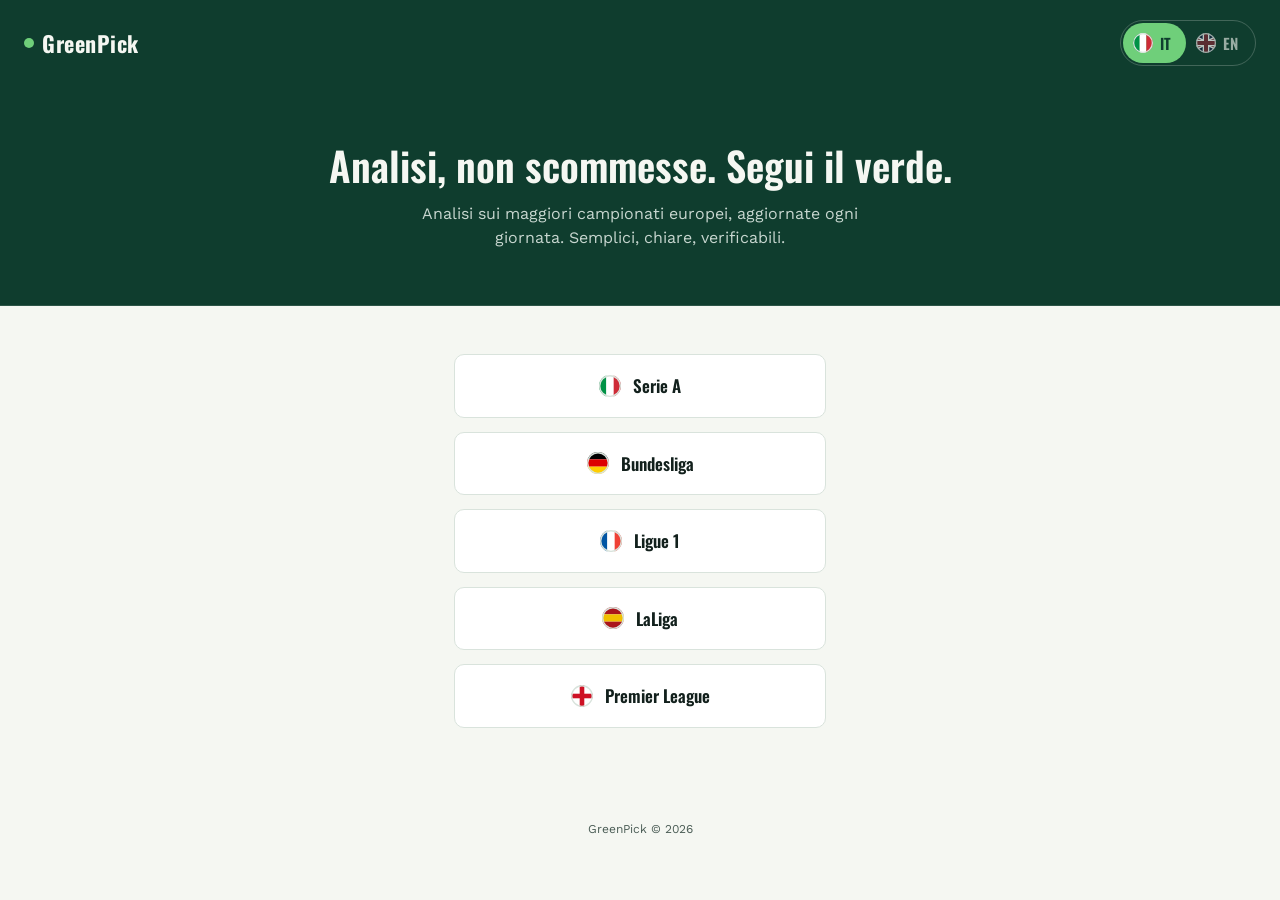
<file: index.html>
<!DOCTYPE html>
<html lang="it">
<head>
<meta charset="UTF-8">
<meta name="viewport" content="width=device-width, initial-scale=1.0">
<title>GreenPick — Analisi calcio</title>
<link rel="preconnect" href="https://fonts.googleapis.com">
<link href="https://fonts.googleapis.com/css2?family=Oswald:wght@500;600;700&family=Work+Sans:wght@400;500;600&family=IBM+Plex+Mono:wght@500;600&display=swap" rel="stylesheet">
<link rel="stylesheet" href="css/style.css">
</head>
<body>

  <div class="header">
    <div class="logo"><span class="dot"></span>GreenPick</div>
    <div class="lang-toggle" id="lang-toggle"></div>
  </div>

  <div class="hero">
    <h1 data-i18n="heroTitle">Analisi, non scommesse. Segui il verde.</h1>
    <p data-i18n="heroSubtitle">Analisi sui maggiori campionati europei, aggiornate ogni giornata. Semplici, chiare, verificabili.</p>
  </div>

  <div class="leagues" id="leagues-list"></div>

  <div class="footer" data-i18n="footer">GreenPick © 2026</div>

  <script src="js/i18n.js"></script>
  <script src="js/leagues.js"></script>
  <script src="js/home.js"></script>
</body>
</html>
</file>
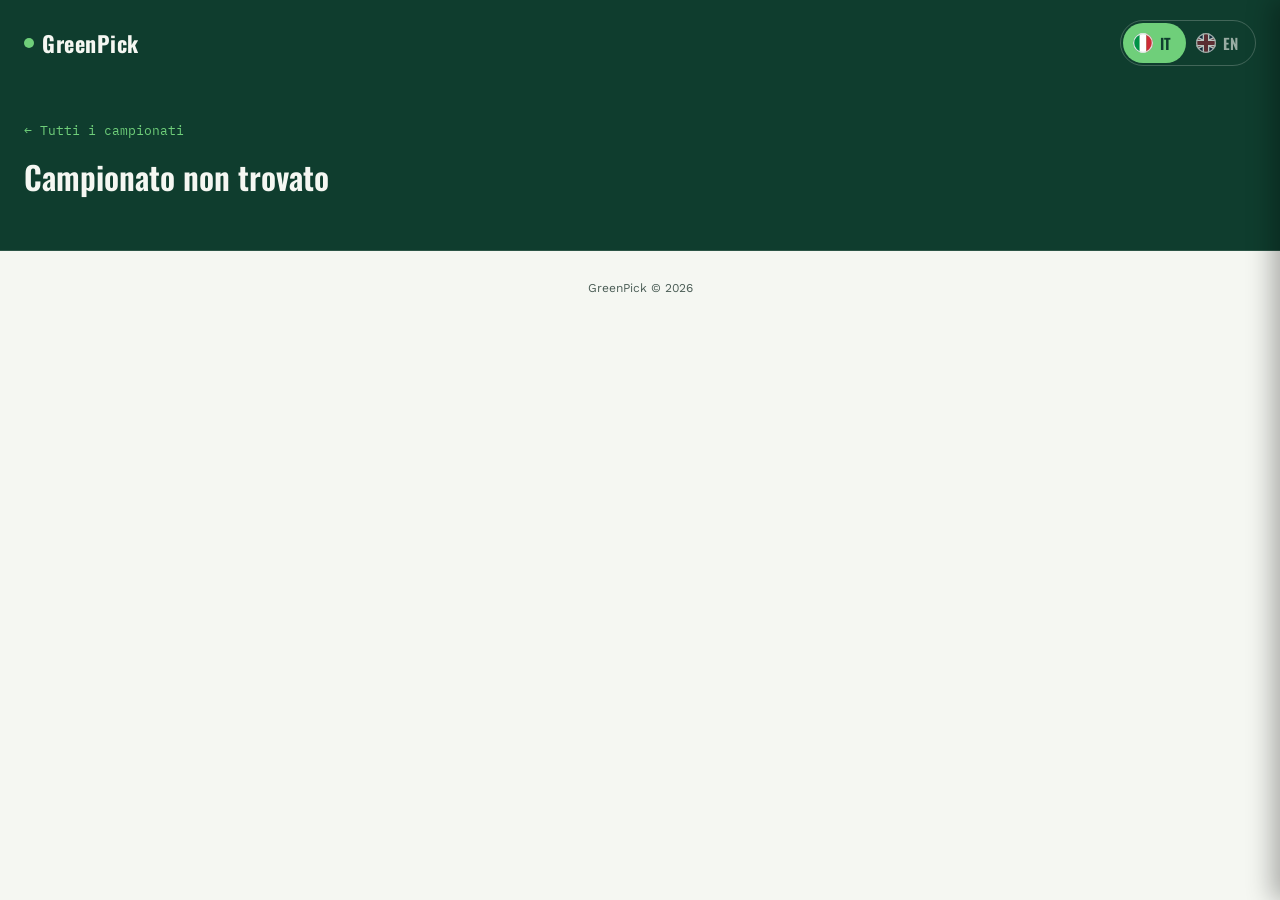
<file: campionato.html>
<!DOCTYPE html>
<html lang="it">
<head>
<meta charset="UTF-8">
<meta name="viewport" content="width=device-width, initial-scale=1.0">
<title>Campionato · GreenPick</title>
<link rel="preconnect" href="https://fonts.googleapis.com">
<link href="https://fonts.googleapis.com/css2?family=Oswald:wght@500;600;700&family=Work+Sans:wght@400;500;600&family=IBM+Plex+Mono:wght@500;600&display=swap" rel="stylesheet">
<link rel="stylesheet" href="css/style.css">
</head>
<body>

  <div class="header">
    <div class="logo"><span class="dot"></span>GreenPick</div>
    <div class="lang-toggle" id="lang-toggle"></div>
  </div>

  <div class="hero hero-small">
    <a class="back-link" href="index.html" data-i18n="backToLeagues">← Tutti i campionati</a>
    <h1 id="league-title">Caricamento…</h1>
    <p id="league-sub"></p>
  </div>

  <div class="section" id="matches-section">
    <div class="section-head">
      <h2 id="matches-title">Tutte le partite</h2>
      <a href="#classifica-section" class="scroll-link" data-i18n="standingsLink">Classifica →</a>
    </div>
    <div id="match-list"></div>
  </div>

  <div class="section" id="classifica-section">
    <div class="section-head">
      <h2 data-i18n="standingsHeading">Classifica</h2>
      <span id="classifica-tag">Serie A</span>
    </div>
    <div class="classifica-wrap">
      <table class="classifica-table">
        <thead>
          <tr>
            <th>#</th>
            <th class="team" data-i18n="colTeam">Squadra</th>
            <th data-i18n="colPG">PG</th>
            <th data-i18n="colV">V</th>
            <th data-i18n="colN">N</th>
            <th data-i18n="colP">P</th>
            <th data-i18n="colGF">GF</th>
            <th data-i18n="colGS">GS</th>
            <th data-i18n="colDR">DR</th>
            <th data-i18n="colPt">Pt</th>
          </tr>
        </thead>
        <tbody id="classifica-body"></tbody>
      </table>
    </div>
  </div>

  <div class="section" id="coming-soon-section" style="display:none;">
    <div class="coming-soon">
      <div class="coming-soon-eyebrow" data-i18n="comingSoonEyebrow">GreenPick PRO</div>
      <h2 id="coming-soon-title" data-i18n="comingSoonTitle">Presto disponibile</h2>
      <p id="coming-soon-text"></p>
    </div>
  </div>

  <div class="footer" data-i18n="footer">GreenPick © 2026</div>

  <script src="js/i18n.js"></script>
  <script src="js/leagues.js"></script>
  <script src="js/data.js"></script>
  <script src="js/campionato.js"></script>
  <script src="js/schedina.js"></script>
</body>
</html>
</file>
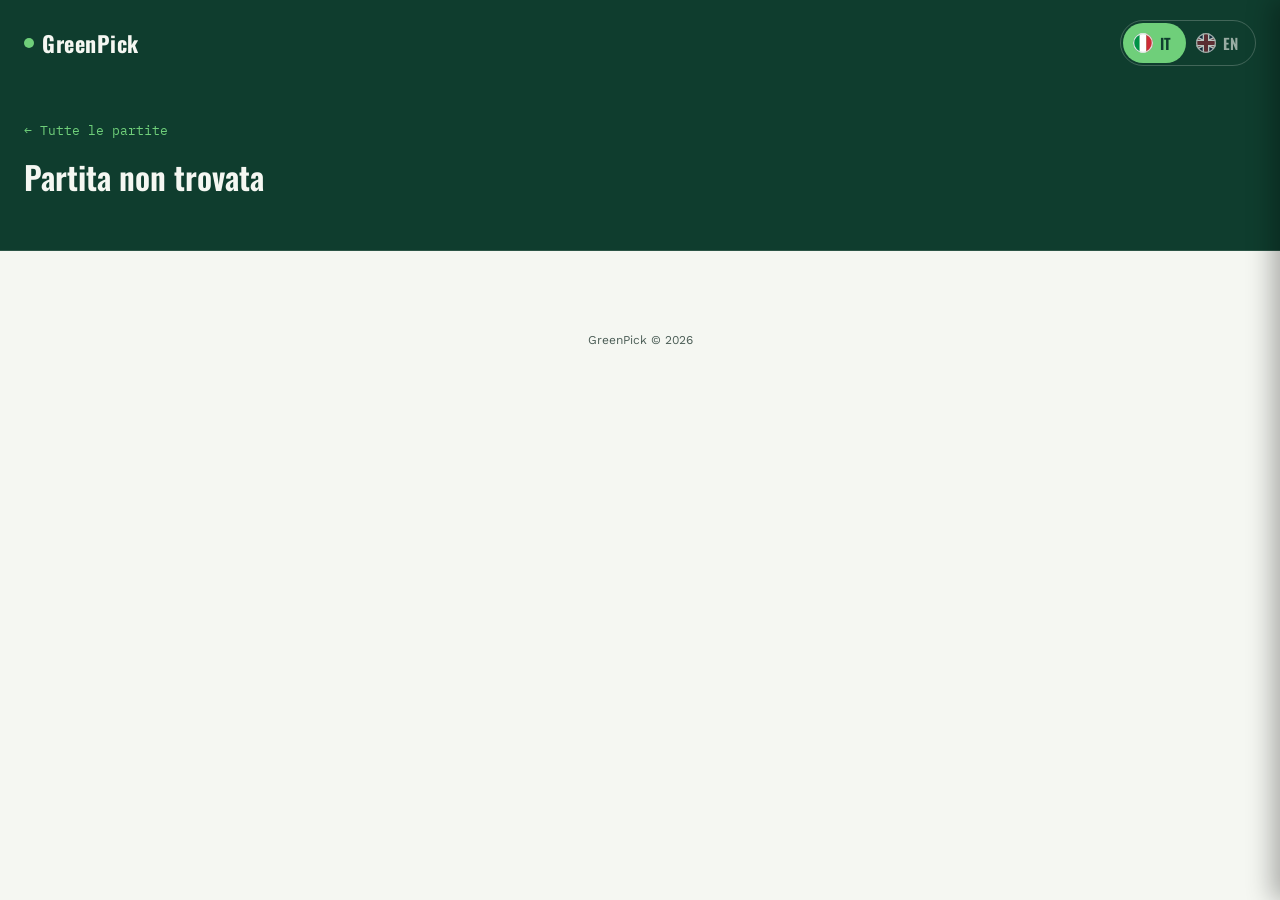
<file: partita.html>
<!DOCTYPE html>
<html lang="it">
<head>
<meta charset="UTF-8">
<meta name="viewport" content="width=device-width, initial-scale=1.0">
<title>Partita · GreenPick</title>
<link rel="preconnect" href="https://fonts.googleapis.com">
<link href="https://fonts.googleapis.com/css2?family=Oswald:wght@500;600;700&family=Work+Sans:wght@400;500;600&family=IBM+Plex+Mono:wght@500;600&display=swap" rel="stylesheet">
<link rel="stylesheet" href="css/style.css">
</head>
<body>

  <div class="header">
    <div class="logo"><span class="dot"></span>GreenPick</div>
    <div class="lang-toggle" id="lang-toggle"></div>
  </div>

  <div class="hero hero-small">
    <a class="back-link" href="index.html" data-i18n="backToMatches">← Tutte le partite</a>
    <h1 id="match-title">Caricamento…</h1>
    <p id="match-meta"></p>
  </div>

  <div class="section" id="pick-section" style="padding-top:32px;">
    <!-- popolato da js/match.js -->
  </div>

  <div class="section" id="stats-section" style="padding-top:0;">
    <div class="section-head">
      <h2 data-i18n="statsHeading">Statistiche a confronto</h2>
      <span data-i18n="statsTag">Giornata in corso</span>
    </div>

    <div class="stats-grid">
      <div class="team-card" id="home-team-card">
        <h3 class="team-name">—</h3>
        <div class="stat-row"><span class="stat-label" data-i18n="statPosition">Posizione in classifica</span><span class="stat-value" data-stat="posizione">–</span></div>
        <div class="stat-row"><span class="stat-label" data-i18n="statPlayed">Partite giocate</span><span class="stat-value" data-stat="giocate">–</span></div>
        <div class="stat-row"><span class="stat-label" data-i18n="statWins">Vittorie</span><span class="stat-value" data-stat="vittorie">–</span></div>
        <div class="stat-row"><span class="stat-label" data-i18n="statDraws">Pareggi</span><span class="stat-value" data-stat="pareggi">–</span></div>
        <div class="stat-row"><span class="stat-label" data-i18n="statLosses">Sconfitte</span><span class="stat-value" data-stat="sconfitte">–</span></div>
        <div class="stat-row"><span class="stat-label" data-i18n="statGF">Gol fatti</span><span class="stat-value" data-stat="gol-fatti">–</span></div>
        <div class="stat-row"><span class="stat-label" data-i18n="statGA">Gol subiti</span><span class="stat-value" data-stat="gol-subiti">–</span></div>
      </div>

      <div class="team-card" id="away-team-card">
        <h3 class="team-name">—</h3>
        <div class="stat-row"><span class="stat-label" data-i18n="statPosition">Posizione in classifica</span><span class="stat-value" data-stat="posizione">–</span></div>
        <div class="stat-row"><span class="stat-label" data-i18n="statPlayed">Partite giocate</span><span class="stat-value" data-stat="giocate">–</span></div>
        <div class="stat-row"><span class="stat-label" data-i18n="statWins">Vittorie</span><span class="stat-value" data-stat="vittorie">–</span></div>
        <div class="stat-row"><span class="stat-label" data-i18n="statDraws">Pareggi</span><span class="stat-value" data-stat="pareggi">–</span></div>
        <div class="stat-row"><span class="stat-label" data-i18n="statLosses">Sconfitte</span><span class="stat-value" data-stat="sconfitte">–</span></div>
        <div class="stat-row"><span class="stat-label" data-i18n="statGF">Gol fatti</span><span class="stat-value" data-stat="gol-fatti">–</span></div>
        <div class="stat-row"><span class="stat-label" data-i18n="statGA">Gol subiti</span><span class="stat-value" data-stat="gol-subiti">–</span></div>
      </div>
    </div>
  </div>

  <div class="footer" data-i18n="footer">GreenPick © 2026</div>

  <script src="js/i18n.js"></script>
  <script src="js/data.js"></script>
  <script src="js/match.js"></script>
  <script src="js/schedina.js"></script>
</body>
</html>
</file>
<file: css/style.css>
:root{
  --pitch-dark:#0F3D2E;
  --pitch-darker:#0A2C21;
  --chalk:#F5F7F2;
  --ink:#12201C;
  --ink-soft:#4B5D56;
  --go:#6FCF7A;
  --go-deep:#2E7D46;
  --line:#D9E3DC;
}
*{box-sizing:border-box; margin:0; padding:0;}
html{ scroll-behavior:smooth; }
body{
  font-family:'Work Sans', sans-serif;
  background:var(--chalk);
  color:var(--ink);
  line-height:1.5;
}
a{ text-decoration:none; color:inherit; }

/* Header */
.header{
  background:var(--pitch-dark);
  color:var(--chalk);
  padding:20px 24px;
  display:flex;
  align-items:center;
  justify-content:space-between;
}
.logo{
  font-family:'Oswald', sans-serif;
  font-weight:700;
  font-size:22px;
  letter-spacing:0.5px;
  display:flex;
  align-items:center;
  gap:8px;
}
.logo .dot{
  width:10px; height:10px; border-radius:50%;
  background:var(--go);
  display:inline-block;
}
.nav{
  display:flex;
  gap:24px;
  font-size:14px;
  font-weight:500;
  color:#C7D6CF;
}
/* Selettore lingua a pillola */
.lang-toggle{
  display:inline-flex;
  align-items:center;
  flex-shrink:0;
  padding:2px;
  border:1px solid color-mix(in srgb, var(--chalk) 22%, transparent);
  border-radius:999px;
}
.lang-btn{
  display:inline-flex;
  align-items:center;
  gap:7px;
  min-height:40px;
  padding:0 14px 0 10px;
  background:transparent;
  border:none;
  border-radius:999px;
  font-family:'Oswald', sans-serif;
  font-size:15px;
  font-weight:600;
  letter-spacing:0.6px;
  text-transform:uppercase;
  line-height:1;
  color:var(--chalk);
  cursor:pointer;
  transition:background-color 150ms ease, color 150ms ease;
}
.lang-flag{
  display:block;
  flex-shrink:0;
  transition:filter 150ms ease, opacity 150ms ease;
}
.lang-code{
  transition:opacity 150ms ease;
}
.lang-btn:not(.active) .lang-code{ opacity:0.6; }
.lang-btn:not(.active) .lang-flag{ filter:saturate(0.45); opacity:0.7; }
.lang-btn:not(.active):hover .lang-code,
.lang-btn:not(.active):hover .lang-flag{ opacity:1; filter:none; }
.lang-btn.active{
  background:var(--go);
  color:var(--pitch-dark);
}
.lang-btn:focus-visible{
  outline:2px solid var(--go);
  outline-offset:2px;
}
.header{ gap:12px; }
.logo{ min-width:0; white-space:nowrap; }
@media (max-width: 399px){
  .lang-code{ display:none; }
  .lang-btn{ padding:0 10px; }
  .header{ padding-left:16px; padding-right:16px; }
}
/* Hero */
.hero{
  background:var(--pitch-dark);
  color:var(--chalk);
  padding:56px 24px;
  text-align:center;
  position:relative;
}
.hero::after{
  content:"";
  position:absolute;
  left:0; right:0; bottom:0;
  height:1px;
  background:rgba(255,255,255,0.12);
}
.eyebrow{
  font-family:'IBM Plex Mono', monospace;
  font-size:13px;
  letter-spacing:1.5px;
  color:var(--go);
  text-transform:uppercase;
  margin-bottom:14px;
}
.hero h1{
  font-family:'Oswald', sans-serif;
  font-weight:600;
  font-size:40px;
  line-height:1.15;
  max-width:640px;
  margin:0 auto 14px;
}
.hero p{
  color:#C7D6CF;
  font-size:16px;
  max-width:480px;
  margin:0 auto;
}

/* Hero variant used on match detail pages (shorter) */
.hero-small{
  padding:32px 24px 48px;
  text-align:left;
}
.hero-small .back-link{
  display:inline-flex;
  align-items:center;
  gap:6px;
  font-family:'IBM Plex Mono', monospace;
  font-size:13px;
  color:var(--go);
  margin-bottom:18px;
}
.hero-small .back-link:hover{ color:var(--chalk); }
.hero-small h1{
  margin:0 0 8px;
  max-width:none;
  font-size:32px;
}
.hero-small p{
  margin:0;
  max-width:none;
}

/* Leagues list (home page) */
.leagues{
  max-width:420px;
  margin:0 auto;
  padding:48px 24px 64px;
  display:flex;
  flex-direction:column;
  gap:14px;
}
.league-item{
  display:flex;
  align-items:center;
  justify-content:center;
  gap:12px;
  background:#FFFFFF;
  border:1px solid var(--line);
  border-radius:10px;
  padding:18px 20px;
  font-family:'Oswald', sans-serif;
  font-weight:600;
  font-size:17px;
  transition:border-color .15s ease, box-shadow .15s ease;
}
.league-item:hover{
  border-color:var(--go-deep);
  box-shadow:0 6px 16px rgba(15,61,46,0.08);
}
.league-flag{
  display:inline-flex;
  width:22px;
  height:22px;
  flex-shrink:0;
}
.league-flag svg{
  width:100%;
  height:100%;
}

/* Scoreboard */
.scoreboard{
  max-width:760px;
  margin:24px auto 0;
  padding:0 24px;
}
.scoreboard-inner{
  background:var(--pitch-darker);
  border-radius:10px;
  display:flex;
  justify-content:flex-start;
  gap:56px;
  padding:18px 28px;
  box-shadow:0 12px 24px rgba(0,0,0,0.18);
}
.sb-item{
  text-align:center;
  color:var(--chalk);
}
.sb-num{
  font-family:'IBM Plex Mono', monospace;
  font-weight:600;
  font-size:26px;
  color:var(--go);
}
.sb-label{
  font-size:11px;
  letter-spacing:0.5px;
  color:#9FB3AA;
  text-transform:uppercase;
  margin-top:2px;
}

/* Sections */
.section{
  max-width:760px;
  margin:0 auto;
  padding:56px 24px 20px;
}
.section-head{
  display:flex;
  align-items:baseline;
  justify-content:space-between;
  margin-bottom:20px;
  border-bottom:1px solid var(--line);
  padding-bottom:14px;
}
.section-head h2{
  font-family:'Oswald', sans-serif;
  font-weight:600;
  font-size:22px;
}
.section-head span{
  font-family:'IBM Plex Mono', monospace;
  font-size:13px;
  color:var(--ink-soft);
}
.scroll-link{
  font-family:'IBM Plex Mono', monospace;
  font-size:13px;
  font-weight:600;
  color:var(--go-deep);
  white-space:nowrap;
}
.scroll-link:hover{
  color:var(--ink);
}

/* Match ticket (home page list) */
.ticket{
  display:flex;
  align-items:center;
  justify-content:space-between;
  background:#FFFFFF;
  border:1px solid var(--line);
  border-radius:10px;
  margin-bottom:14px;
  padding:16px 20px;
  gap:16px;
  transition:border-color .15s ease, box-shadow .15s ease;
}
a.ticket:hover{
  border-color:var(--go-deep);
  box-shadow:0 6px 16px rgba(15,61,46,0.08);
}
.ticket--picked{
  border-color:#BFE0C6;
  box-shadow:0 2px 8px rgba(15,61,46,0.06);
}
.match{
  display:flex;
  flex-direction:column;
  gap:4px;
}
.teams{
  font-weight:600;
  font-size:15px;
}
.meta{
  font-size:12px;
  color:var(--ink-soft);
}
.greenpicked-btn{
  display:inline-flex;
  align-items:center;
  gap:6px;
  background:var(--go);
  color:#0A2C21;
  font-family:'IBM Plex Mono', monospace;
  font-weight:600;
  font-size:13px;
  padding:9px 16px;
  border-radius:6px;
  white-space:nowrap;
}
.pro-tag{
  display:inline-flex;
  align-items:center;
  gap:6px;
  background:#F5F1E6;
  color:var(--ink-soft);
  font-family:'IBM Plex Mono', monospace;
  font-weight:600;
  font-size:12px;
  padding:9px 14px;
  border-radius:6px;
  border:1px solid var(--line);
  white-space:nowrap;
}
a.ticket:hover .greenpicked-btn{
  background:var(--go-deep);
  color:var(--chalk);
}
.ticket-actions{
  display:flex;
  align-items:center;
  gap:8px;
  flex-wrap:wrap;
}
.schedina-add-btn{
  font-family:'IBM Plex Mono', monospace;
  font-weight:600;
  font-size:12px;
  color:var(--go-deep);
  background:#FFFFFF;
  border:1px solid var(--go);
  border-radius:6px;
  padding:8px 12px;
  cursor:pointer;
  white-space:nowrap;
}
.schedina-add-btn:hover{
  background:rgba(111,207,122,0.12);
}
.schedina-add-btn--added{
  background:var(--go);
  color:#0A2C21;
  border-color:var(--go);
}

.footer{
  text-align:center;
  padding:28px 24px 40px;
  font-size:12px;
  color:var(--ink-soft);
}

/* Classifica (campionato page) */
.classifica-wrap{
  background:#FFFFFF;
  border:1px solid var(--line);
  border-radius:10px;
  overflow-x:auto;
}
.classifica-table{
  width:100%;
  border-collapse:collapse;
  white-space:nowrap;
}
.classifica-table th{
  font-family:'IBM Plex Mono', monospace;
  font-size:11px;
  letter-spacing:0.5px;
  text-transform:uppercase;
  color:var(--ink-soft);
  text-align:center;
  padding:12px 10px;
  border-bottom:1px solid var(--line);
  background:#FAFBF9;
}
.classifica-table th.team,
.classifica-table td.team{
  text-align:left;
}
.classifica-table td{
  text-align:center;
  font-size:13px;
  padding:10px;
  border-bottom:1px solid var(--line);
}
.classifica-table tr:last-child td{
  border-bottom:none;
}
.classifica-table td:first-child{
  font-family:'IBM Plex Mono', monospace;
  color:var(--ink-soft);
}
.classifica-table td.team{
  font-weight:600;
}

/* Coming soon (inactive league page) */
.coming-soon{
  background:#FFFFFF;
  border:1px dashed var(--line);
  border-radius:10px;
  padding:48px 28px;
  text-align:center;
}
.coming-soon-eyebrow{
  font-family:'IBM Plex Mono', monospace;
  font-size:12px;
  letter-spacing:1px;
  text-transform:uppercase;
  color:var(--go-deep);
  margin-bottom:10px;
}
.coming-soon h2{
  font-family:'Oswald', sans-serif;
  font-weight:600;
  font-size:20px;
  margin-bottom:10px;
}
.coming-soon p{
  font-size:14px;
  color:var(--ink-soft);
  max-width:440px;
  margin:0 auto;
}

/* Match detail page */
.pick-card{
  background:var(--pitch-dark);
  color:var(--chalk);
  border-radius:10px;
  padding:24px 28px;
  margin-bottom:14px;
}
.pick-card .pick-label{
  font-family:'IBM Plex Mono', monospace;
  font-size:12px;
  letter-spacing:1px;
  text-transform:uppercase;
  color:var(--go);
  margin-bottom:10px;
}
.pick-outcome-row{
  display:flex;
  align-items:baseline;
  justify-content:space-between;
  flex-wrap:wrap;
  gap:10px 16px;
  margin-bottom:16px;
}
.pick-outcome{
  font-family:'Oswald', sans-serif;
  font-weight:600;
  font-size:22px;
}
.pick-quota{
  font-family:'IBM Plex Mono', monospace;
  font-weight:600;
  font-size:14px;
  color:var(--go);
  background:rgba(111,207,122,0.12);
  padding:5px 12px;
  border-radius:6px;
  white-space:nowrap;
  border:none;
  cursor:pointer;
}
.pick-quota--added{
  background:var(--go);
  color:#0A2C21;
}
.pick-quota--added::before{
  content:"✓ ";
}
.pick-list{
  list-style:none;
  display:flex;
  flex-direction:column;
  gap:9px;
}
.pick-list li{
  font-size:14px;
  color:#C7D6CF;
  padding-left:18px;
  position:relative;
}
.pick-list li::before{
  content:"—";
  position:absolute;
  left:0;
  color:var(--go);
}

.no-pick-card{
  background:#FFFFFF;
  border:1px dashed var(--line);
  border-radius:10px;
  padding:24px 28px;
  margin-bottom:14px;
  font-size:14px;
  color:var(--ink-soft);
}

.stats-grid{
  display:grid;
  grid-template-columns:1fr 1fr;
  gap:16px;
}
.team-card{
  background:#FFFFFF;
  border:1px solid var(--line);
  border-radius:10px;
  padding:20px;
}
.team-card h3{
  font-family:'Oswald', sans-serif;
  font-weight:600;
  font-size:17px;
  margin-bottom:14px;
}
.stat-row{
  display:flex;
  justify-content:space-between;
  font-size:13px;
  padding:8px 0;
  border-bottom:1px solid var(--line);
}
.stat-row:last-child{ border-bottom:none; }
.stat-label{ color:var(--ink-soft); }
.stat-value{
  font-family:'IBM Plex Mono', monospace;
  font-weight:600;
}

/* Schedina panel (bet slip sidebar) */
.schedina-tab{
  position:fixed;
  bottom:32px;
  right:0;
  z-index:1000;
  display:none;
  background:var(--go);
  color:#0A2C21;
  font-family:'IBM Plex Mono', monospace;
  font-weight:600;
  font-size:13px;
  border:none;
  border-radius:8px 0 0 8px;
  padding:14px 18px;
  cursor:pointer;
  box-shadow:-4px 0 12px rgba(0,0,0,0.18);
}
.schedina-panel.has-items .schedina-tab{
  display:block;
}
.schedina-panel.open .schedina-tab{
  display:none;
}
.schedina-tab:hover{
  background:var(--go-deep);
  color:var(--chalk);
}
.schedina-panel-inner{
  position:fixed;
  top:0;
  right:0;
  width:340px;
  max-width:100vw;
  height:100vh;
  z-index:1001;
  background:var(--pitch-dark);
  color:var(--chalk);
  box-shadow:-8px 0 24px rgba(0,0,0,0.3);
  transform:translateX(100%);
  transition:transform .25s ease;
  overflow-y:auto;
  padding:28px 22px;
  display:flex;
  flex-direction:column;
  gap:16px;
}
.schedina-panel.open .schedina-panel-inner{
  transform:translateX(0);
}
.schedina-header{
  display:flex;
  align-items:center;
  justify-content:space-between;
}
.schedina-header h3{
  font-family:'Oswald', sans-serif;
  font-weight:600;
  font-size:18px;
}
.schedina-close{
  background:none;
  border:none;
  color:var(--chalk);
  font-size:22px;
  line-height:1;
  cursor:pointer;
  padding:4px;
}
.schedina-close:hover{
  color:var(--go);
}
.schedina-empty{
  font-size:13px;
  color:#9FB3AA;
}
.schedina-list{
  list-style:none;
  display:flex;
  flex-direction:column;
  gap:10px;
  max-height:40vh;
  overflow-y:auto;
}
.schedina-row{
  display:flex;
  align-items:center;
  justify-content:space-between;
  gap:10px;
  background:var(--pitch-darker);
  border-radius:8px;
  padding:10px 12px;
}
.schedina-row-teams{
  font-size:13px;
  font-weight:600;
}
.schedina-row-pick{
  font-family:'IBM Plex Mono', monospace;
  font-size:12px;
  color:#9FB3AA;
  margin-top:2px;
}
.schedina-remove{
  background:none;
  border:none;
  color:#9FB3AA;
  font-size:18px;
  line-height:1;
  cursor:pointer;
  padding:2px 6px;
}
.schedina-remove:hover{
  color:var(--chalk);
}
.schedina-summary-row{
  display:flex;
  align-items:center;
  justify-content:space-between;
  font-size:14px;
  border-top:1px solid rgba(255,255,255,0.12);
  padding-top:14px;
}
.schedina-win-row{
  border-top:none;
  padding-top:0;
}
.schedina-multiplier-value,
.schedina-win-value{
  font-family:'IBM Plex Mono', monospace;
  font-weight:600;
  color:var(--go);
}
.schedina-stake-label{
  display:flex;
  flex-direction:column;
  gap:6px;
  font-size:13px;
  color:#C7D6CF;
}
.schedina-stake-input{
  background:var(--pitch-darker);
  border:1px solid rgba(255,255,255,0.16);
  border-radius:6px;
  padding:9px 12px;
  color:var(--chalk);
  font-family:'IBM Plex Mono', monospace;
  font-size:14px;
}
.schedina-stake-input:focus{
  outline:none;
  border-color:var(--go);
}
.schedina-bonus-note{
  font-size:11px;
  color:#8AA098;
  line-height:1.5;
}
.schedina-clear{
  background:none;
  border:1px solid rgba(255,255,255,0.2);
  color:#C7D6CF;
  font-family:'IBM Plex Mono', monospace;
  font-size:12px;
  font-weight:600;
  border-radius:6px;
  padding:10px;
  cursor:pointer;
}
.schedina-clear:hover{
  border-color:var(--go);
  color:var(--go);
}

@media (max-width: 600px){
  .schedina-panel-inner{ width:100vw; }
}

@media (max-width: 520px){
  .hero h1{ font-size:30px; }
  .hero-small h1{ font-size:26px; }
  .scoreboard-inner{
    padding:16px 20px;
    flex-direction:column;
    align-items:flex-start;
    gap:14px;
  }
  .sb-item{ text-align:left; }
  .sb-num{ font-size:20px; }
  .ticket{ flex-direction:column; align-items:flex-start; gap:12px; }
  .nav{ display:none; }
  .section-head{ flex-direction:column; align-items:flex-start; gap:6px; }
  .stats-grid{ grid-template-columns:1fr; }
}
</file>
